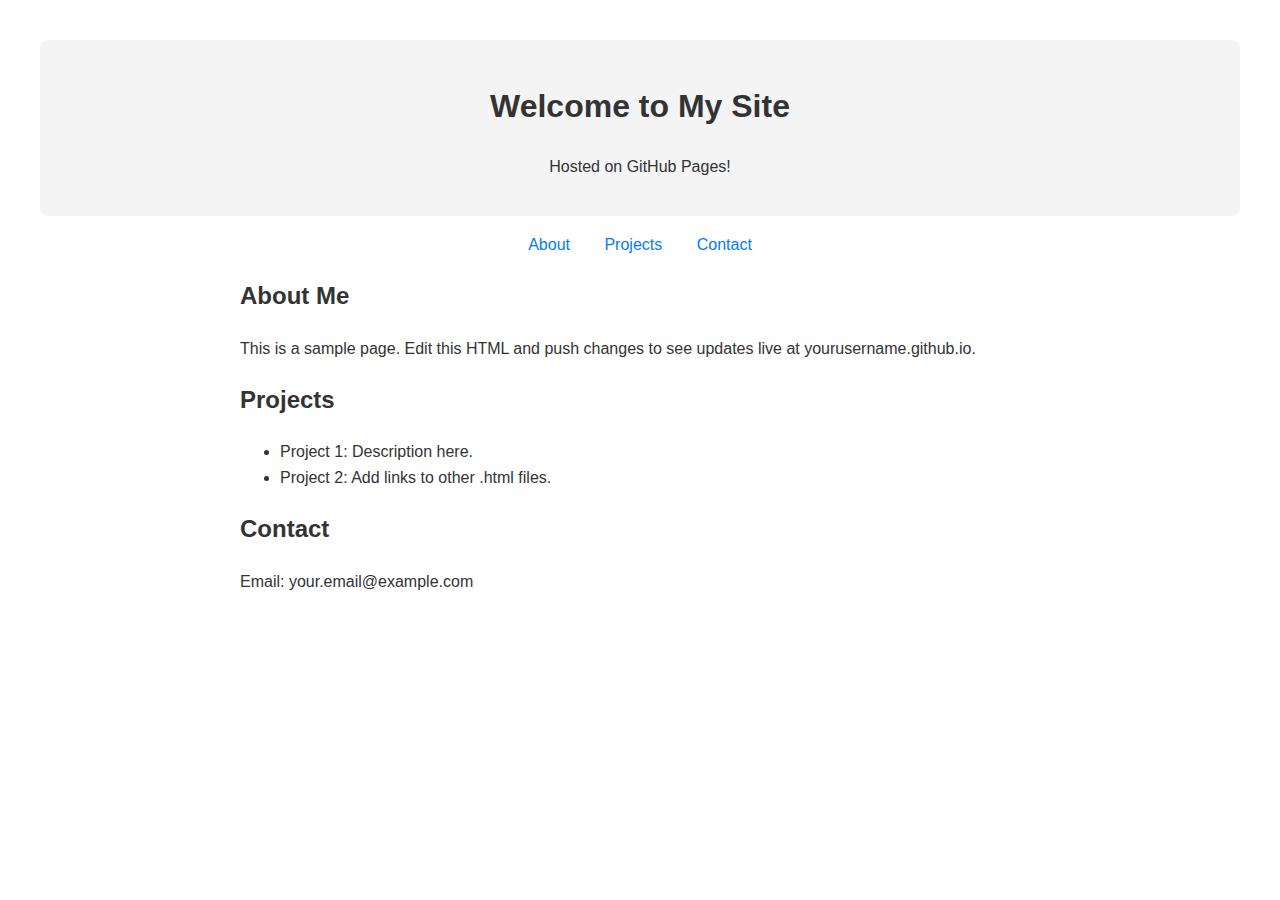
<file: index.html>
<!DOCTYPE html>
<html lang="en">
<head>
    <meta charset="UTF-8">
    <meta name="viewport" content="width=device-width, initial-scale=1.0">
    <title>My GitHub Pages Site</title>
    <style>
        body { font-family: Arial, sans-serif; margin: 40px; line-height: 1.6; color: #333; }
        header { text-align: center; background: #f4f4f4; padding: 20px; border-radius: 8px; }
        nav ul { list-style: none; padding: 0; text-align: center; }
        nav li { display: inline; margin: 0 15px; }
        nav a { color: #007bff; text-decoration: none; }
        .content { max-width: 800px; margin: 20px auto; }
    </style>
</head>
<body>
    <header>
        <h1>Welcome to My Site</h1>
        <p>Hosted on GitHub Pages!</p>
    </header>
    
    <nav>
        <ul>
            <li><a href="#about">About</a></li>
            <li><a href="#projects">Projects</a></li>
            <li><a href="#contact">Contact</a></li>
        </ul>
    </nav>
    
    <div class="content">
        <section id="about">
            <h2>About Me</h2>
            <p>This is a sample page. Edit this HTML and push changes to see updates live at yourusername.github.io.</p>
        </section>
        
        <section id="projects">
            <h2>Projects</h2>
            <ul>
                <li>Project 1: Description here.</li>
                <li>Project 2: Add links to other .html files.</li>
            </ul>
        </section>
        
        <section id="contact">
            <h2>Contact</h2>
            <p>Email: your.email@example.com</p>
        </section>
    </div>
</body>
</html>
</file>
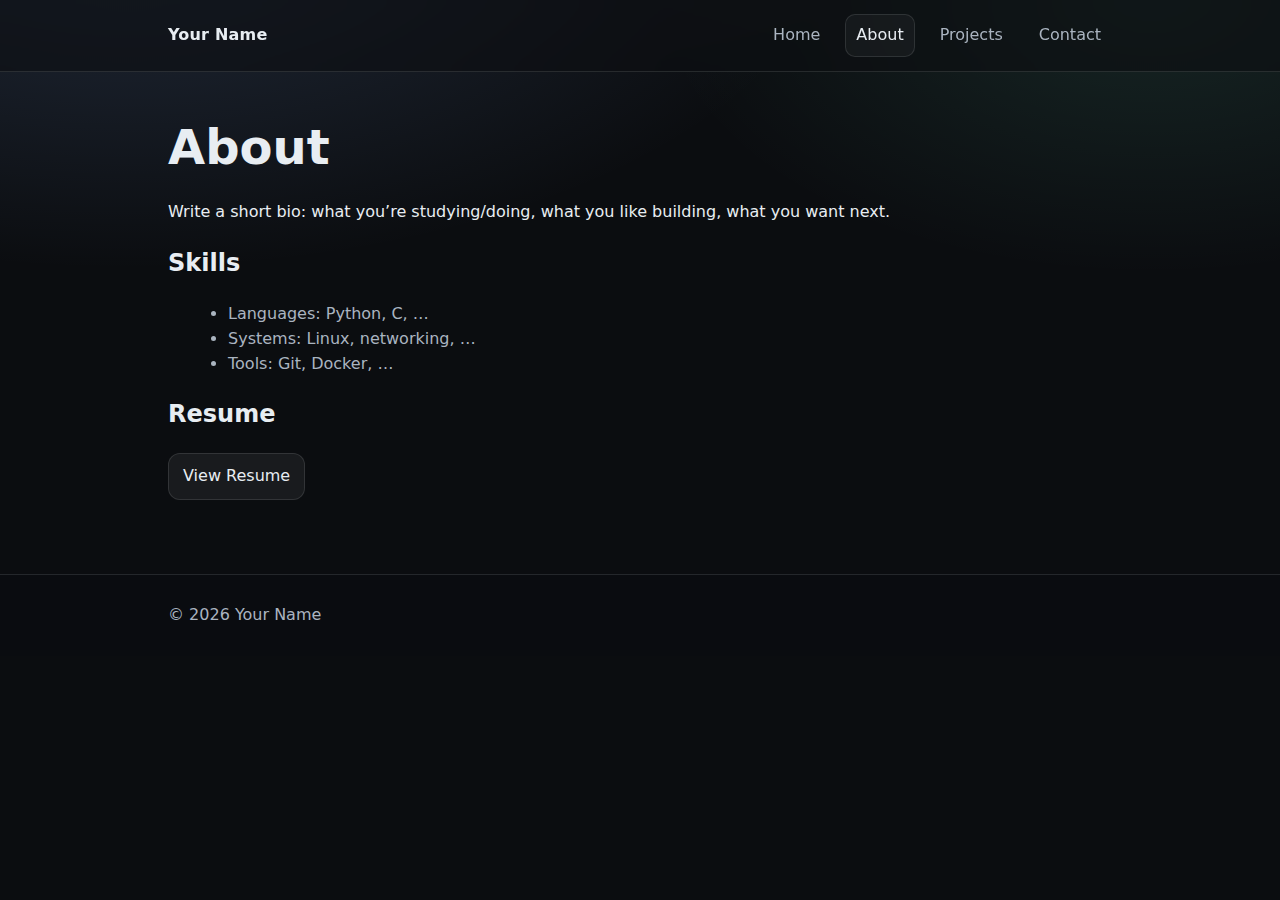
<file: about/index.html>
<!doctype html>
<html lang="en">
<head>
  <meta charset="utf-8" />
  <meta name="viewport" content="width=device-width,initial-scale=1" />
  <title>Your Name — About</title>
  <meta name="description" content="About Your Name." />
  <link rel="stylesheet" href="/assets/css/styles.css" />
</head>
<body>
  <header class="site-header">
    <nav class="nav">
      <a class="brand" href="/">Your Name</a>
      <div class="nav-links">
        <a href="/">Home</a>
        <a class="active" href="/about/">About</a>
        <a href="/projects/">Projects</a>
        <a href="/contact/">Contact</a>
      </div>
    </nav>
  </header>

  <main class="container page">
    <h1>About</h1>
    <p>
      Write a short bio: what you’re studying/doing, what you like building, what you want next.
    </p>

    <h2>Skills</h2>
    <ul class="bullets">
      <li>Languages: Python, C, …</li>
      <li>Systems: Linux, networking, …</li>
      <li>Tools: Git, Docker, …</li>
    </ul>

    <h2>Resume</h2>
    <p>
      <a class="button" href="YOUR_RESUME_LINK.pdf" target="_blank" rel="noreferrer">View Resume</a>
    </p>
  </main>

  <footer class="site-footer">
    <div class="container footer-inner">
      <span>© <span id="year"></span> Your Name</span>
    </div>
  </footer>

  <script src="/assets/js/main.js"></script>
</body>
</html>
</file>
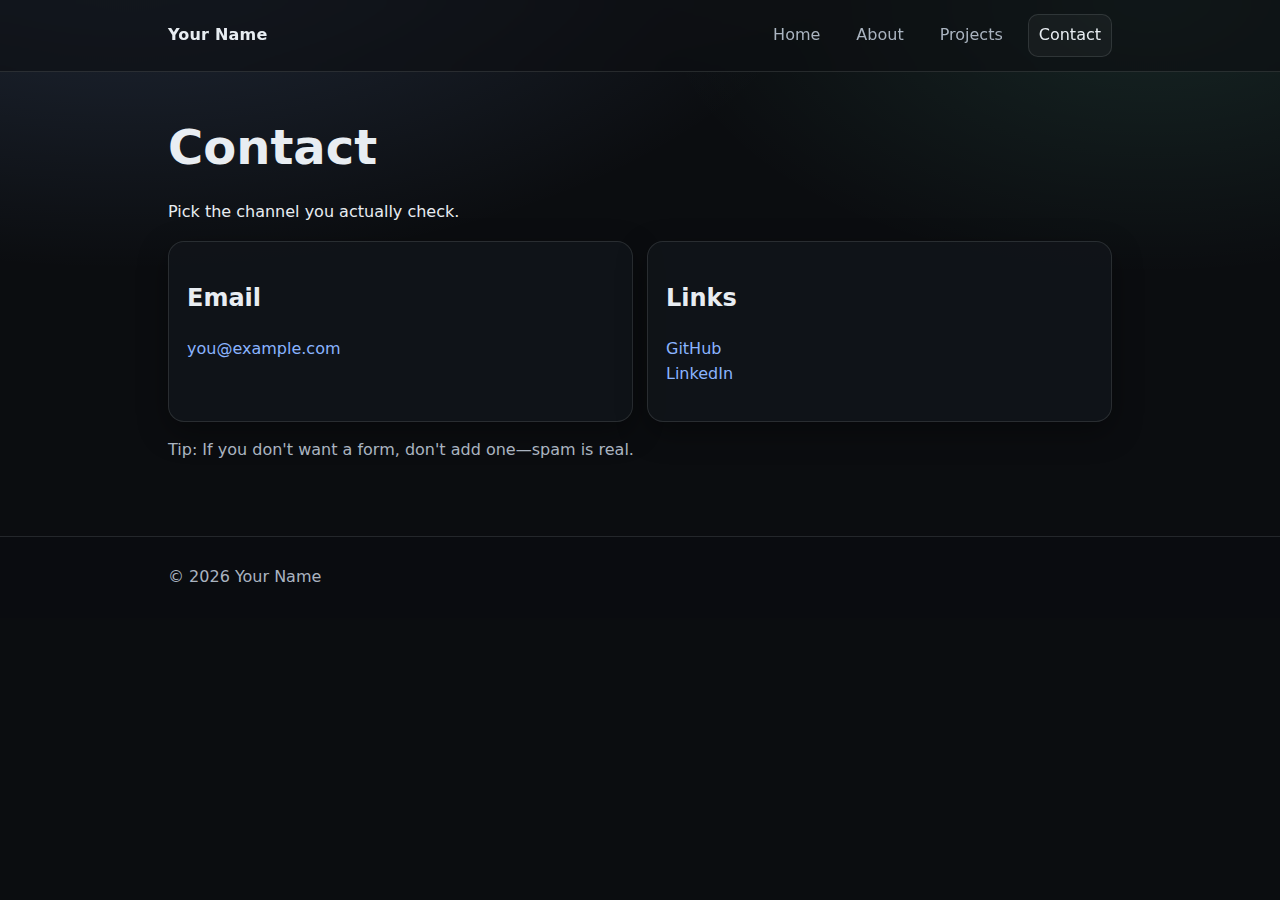
<file: contact/index.html>
<!doctype html>
<html lang="en">
<head>
  <meta charset="utf-8" />
  <meta name="viewport" content="width=device-width,initial-scale=1" />
  <title>Your Name — Contact</title>
  <meta name="description" content="Contact Your Name." />
  <link rel="stylesheet" href="/assets/css/styles.css" />
</head>
<body>
  <header class="site-header">
    <nav class="nav">
      <a class="brand" href="/">Your Name</a>
      <div class="nav-links">
        <a href="/">Home</a>
        <a href="/about/">About</a>
        <a href="/projects/">Projects</a>
        <a class="active" href="/contact/">Contact</a>
      </div>
    </nav>
  </header>

  <main class="container page">
    <h1>Contact</h1>
    <p>Pick the channel you actually check.</p>

    <div class="grid">
      <article class="card">
        <h2>Email</h2>
        <p><a href="mailto:you@example.com">you@example.com</a></p>
      </article>

      <article class="card">
        <h2>Links</h2>
        <p class="links">
          <a href="https://github.com/YOUR_GITHUB" target="_blank" rel="noreferrer">GitHub</a><br />
          <a href="https://www.linkedin.com/in/YOUR_LINKEDIN" target="_blank" rel="noreferrer">LinkedIn</a>
        </p>
      </article>
    </div>

    <p class="muted">Tip: If you don't want a form, don't add one—spam is real.</p>
  </main>

  <footer class="site-footer">
    <div class="container footer-inner">
      <span>© <span id="year"></span> Your Name</span>
    </div>
  </footer>

  <script src="/assets/js/main.js"></script>
</body>
</html>
</file>
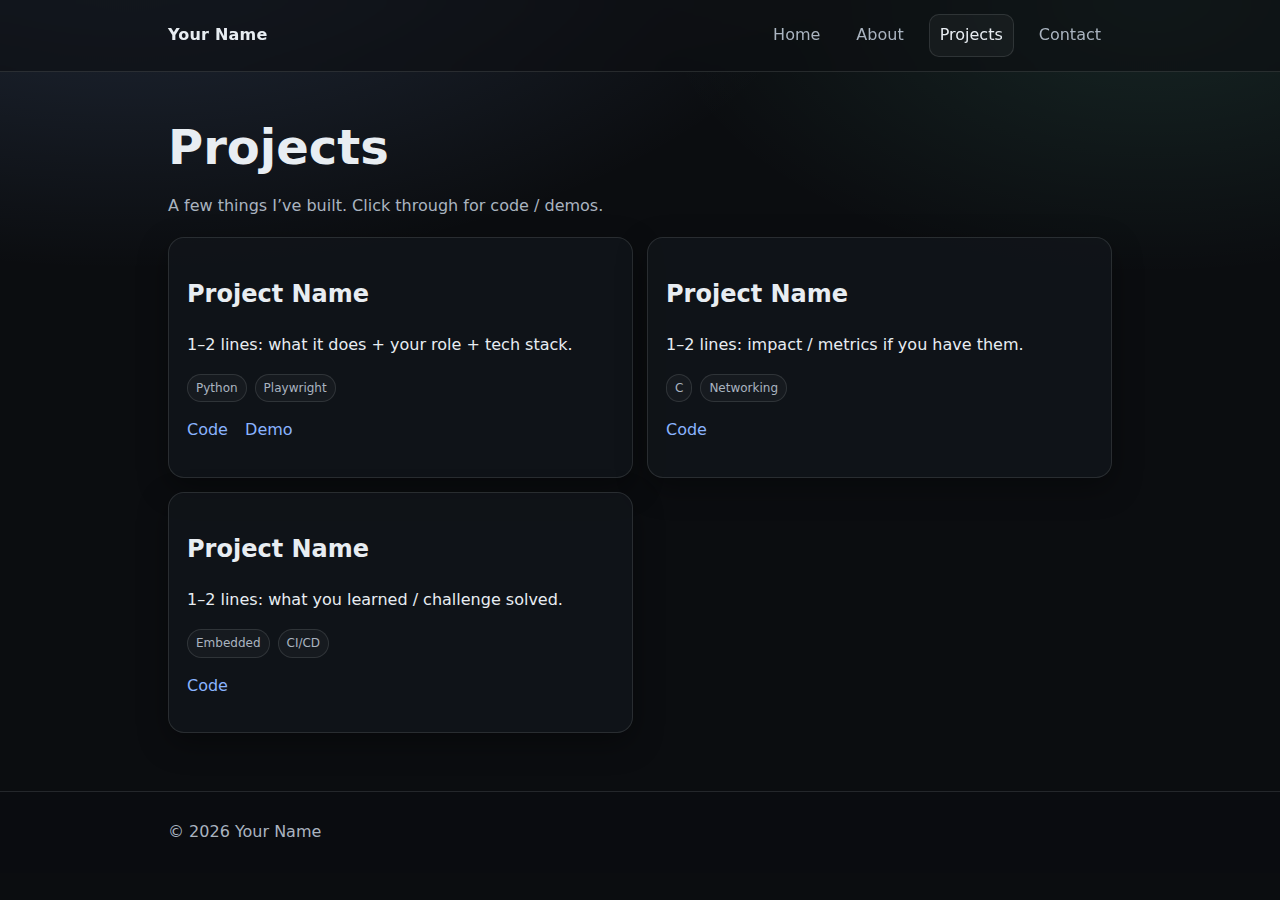
<file: projects/index.html>
<!doctype html>
<html lang="en">
<head>
  <meta charset="utf-8" />
  <meta name="viewport" content="width=device-width,initial-scale=1" />
  <title>Your Name — Projects</title>
  <meta name="description" content="Projects by Your Name." />
  <link rel="stylesheet" href="/assets/css/styles.css" />
</head>
<body>
  <header class="site-header">
    <nav class="nav">
      <a class="brand" href="/">Your Name</a>
      <div class="nav-links">
        <a href="/">Home</a>
        <a href="/about/">About</a>
        <a class="active" href="/projects/">Projects</a>
        <a href="/contact/">Contact</a>
      </div>
    </nav>
  </header>

  <main class="container page">
    <h1>Projects</h1>
    <p class="subtitle">A few things I’ve built. Click through for code / demos.</p>

    <section class="grid">
      <article class="card">
        <h2>Project Name</h2>
        <p>1–2 lines: what it does + your role + tech stack.</p>
        <div class="tagrow">
          <span class="tag">Python</span><span class="tag">Playwright</span>
        </div>
        <p class="links">
          <a href="https://github.com/YOUR_GITHUB/REPO" target="_blank" rel="noreferrer">Code</a>
          <a href="https://YOUR_DEMO_LINK" target="_blank" rel="noreferrer">Demo</a>
        </p>
      </article>

      <article class="card">
        <h2>Project Name</h2>
        <p>1–2 lines: impact / metrics if you have them.</p>
        <div class="tagrow">
          <span class="tag">C</span><span class="tag">Networking</span>
        </div>
        <p class="links">
          <a href="https://github.com/YOUR_GITHUB/REPO" target="_blank" rel="noreferrer">Code</a>
        </p>
      </article>

      <article class="card">
        <h2>Project Name</h2>
        <p>1–2 lines: what you learned / challenge solved.</p>
        <div class="tagrow">
          <span class="tag">Embedded</span><span class="tag">CI/CD</span>
        </div>
        <p class="links">
          <a href="https://github.com/YOUR_GITHUB/REPO" target="_blank" rel="noreferrer">Code</a>
        </p>
      </article>
    </section>
  </main>

  <footer class="site-footer">
    <div class="container footer-inner">
      <span>© <span id="year"></span> Your Name</span>
    </div>
  </footer>

  <script src="/assets/js/main.js"></script>
</body>
</html>
</file>
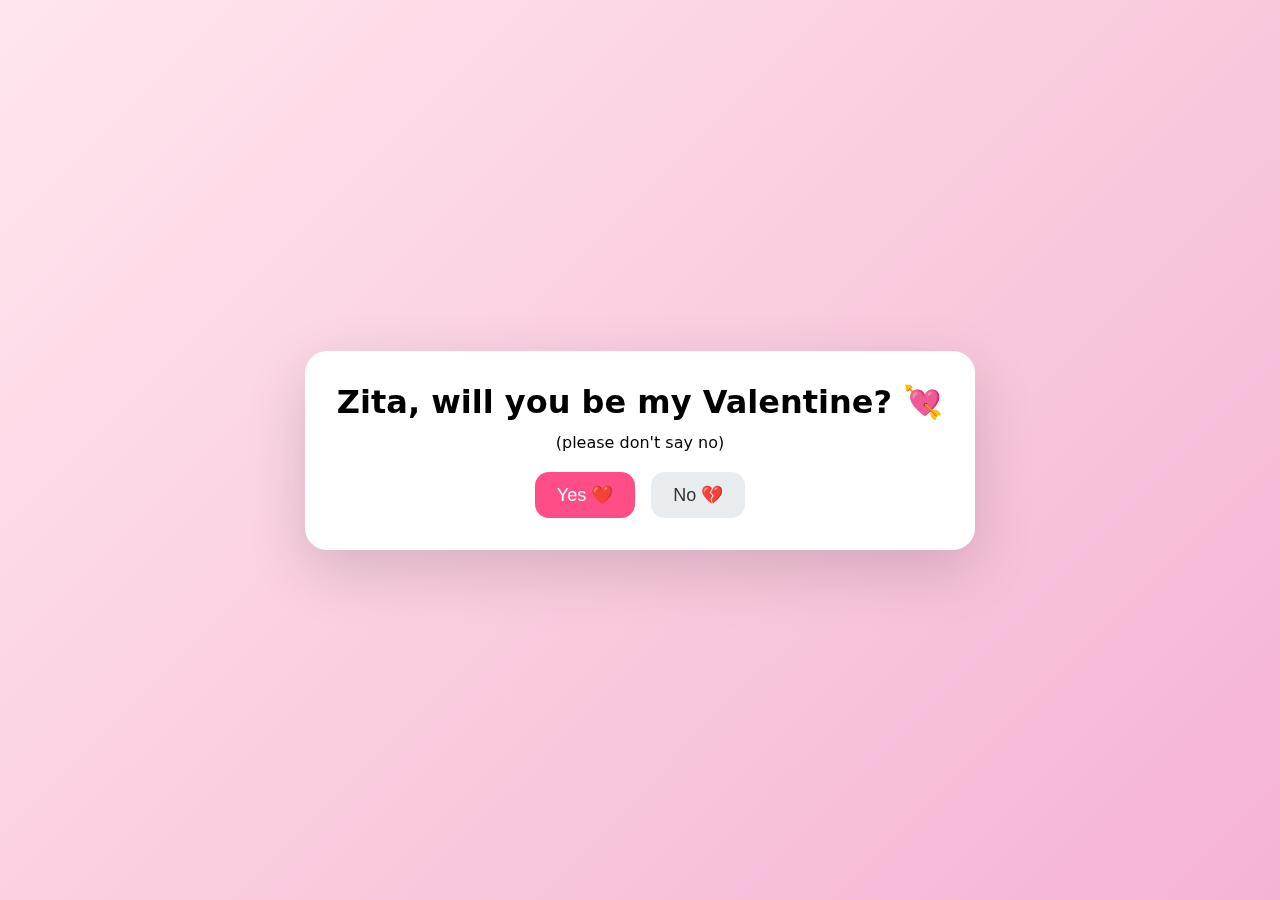
<file: valentine.html>
<!doctype html>
<html lang="en">
<head>
    <meta charset="UTF-8" />
    <meta name="viewport" content="width=device-width, initial-scale=1" />
    <title>Will you be my Valentine?</title>

    <style>
    body {
        margin: 0;
        height: 100vh;
        overflow: hidden;
        display: grid;
        place-items: center;
        font-family: system-ui, -apple-system, sans-serif;
        background: linear-gradient(135deg, #ffe6ee, #f5b3d2);
    }

    .card {
        background: white;
        padding: 32px;
        border-radius: 22px;
        box-shadow: 0 20px 60px rgba(0,0,0,0.15);
        text-align: center;
        z-index: 2;
    }

    h1 { margin: 0 0 12px; }
    p { margin: 0 0 20px; }

    #yes {
        font-size: 18px;
        padding: 12px 22px;
        border-radius: 14px;
        border: none;
        cursor: pointer;
        background: #ff4d88;
        color: white;
    }

    #no {
        position: absolute;
        font-size: 18px;
        padding: 12px 22px;
        border-radius: 14px;
        border: none;
        cursor: pointer;
        background: #e9ecef;
        color: #333;
        left: 50%;
        top: 70%;
        transform: translate(-50%, -50%);
        }

    .btns {
        display: flex;
        flex-direction: row;
        justify-content: center;
        align-items: center;
        gap: 16px;
    }

    #yes, #no {
        position: static;
        transform: none;
    }

    .hearts {
      position: fixed;
      inset: 0;
      pointer-events: none;
      overflow: hidden;
      z-index: -1;
    }

    .heart {
      position: absolute;
      font-size: 22px;
      opacity: 0.75;
      animation: floatUp linear forwards;
    }
    @keyframes floatUp {
      from { transform: translateY(20vh) scale(1); opacity: 0.9; }
      to   { transform: translateY(-120vh) scale(1.6); opacity: 0; }
    }

    </style>
</head>
<body>
    <div class="hearts" id="hearts"></div>

    <div class="card" id="card">
        <h1 id="title">Zita, will you be my Valentine? 💘</h1>
        <p id="subtitle">(please don't say no)</p>
        <div class="btns">
            <button id="yes" type="button">Yes ❤️</button>
            <button id="no" type="button">No 💔</button>
        </div>
    </div>

    <script>
        const noBtn = document.getElementById("no");
        const yesBtn = document.getElementById("yes");
        const title = document.getElementById("title");
        const subtitle = document.getElementById("subtitle");
        const hearts = document.getElementById("hearts");

        let freed = false;

        function freeNoButton() {
            if (freed) return;
            freed = true;

            const r = noBtn.getBoundingClientRect();
            noBtn.style.position = "fixed";
            noBtn.style.left = `${r.left}px`;
            noBtn.style.top = `${r.top}px`;
            noBtn.style.transform = "none";
            noBtn.style.zIndex = "9999";
        }

        function moveNo() {
            freeNoButton();
            const padding = 20;
            const maxX = window.innerWidth - noBtn.offsetWidth - padding;
            const maxY = window.innerHeight - noBtn.offsetHeight - padding;

            const x = Math.random() * maxX + padding;
            const y = Math.random() * maxY + padding;

            noBtn.style.left = `${x}px`;
            noBtn.style.top = `${y}px`;

            const el = document.querySelector('#yes');
            const styles = window.getComputedStyle(el);

            const fontsize = parseFloat(styles.fontSize) + 2;
            const topBottom = parseFloat(styles.paddingTop) + 2;
            const leftRight = parseFloat(styles.paddingRight) + 2;
    
            el.style.fontSize = `${fontsize}px`;
            el.style.padding = `${topBottom}px ${leftRight}px`;

        }

        function spawnHeart() {
            const el = document.createElement("div");
            el.className = "heart";
            el.textContent = ["💖","💘","💝","💗","💕","❤️"][Math.floor(Math.random()*6)];
            el.style.left = `${Math.random() * 100}vw`;
            el.style.bottom = `-10vh`;
            const dur = 2.5 + Math.random() * 2.5;
            el.style.animationDuration = `${dur}s`;
            el.style.fontSize = `${16 + Math.random() * 18}px`;
            hearts.appendChild(el);
            setTimeout(() => el.remove(), dur * 1000);
        }

        function burstHearts() {
            let n = 0;
            const id = setInterval(() => {
                for (let i = 0; i < 4; i++) spawnHeart();
                n++;
                if (n > 16) clearInterval(id);
            }, 120);
        }

        noBtn.addEventListener("click", moveNo);

        yesBtn.addEventListener("click", () => {
            title.textContent = "YAY!! 💞";
            subtitle.textContent = "I knew you'd say yes ;)";
            noBtn.remove();
            yesBtn.style.fontSize = '18px';
            yesBtn.style.padding = '12px 22px';
            yesBtn.textContent = "❤️";
            burstHearts()
        });
    </script>

</body>
</html>
</file>
<file: assets/css/styles.css>
:root{
  --bg:#0b0d10;
  --panel:#11151b;
  --text:#e8edf2;
  --muted:#aab4c0;
  --border:rgba(232,237,242,.12);
  --link:#8ab4ff;
  --shadow: 0 10px 30px rgba(0,0,0,.35);
  --radius: 16px;
  --max: 980px;
}

*{ box-sizing:border-box; }
html,body{ height:100%; }
body{
  margin:0;
  font-family: ui-sans-serif, system-ui, -apple-system, Segoe UI, Roboto, Helvetica, Arial;
  background: radial-gradient(1200px 600px at 10% -10%, rgba(138,180,255,.18), transparent 60%),
              radial-gradient(900px 500px at 90% 0%, rgba(120,255,214,.10), transparent 55%),
              var(--bg);
  color:var(--text);
  line-height:1.55;
}

a{ color:var(--link); text-decoration:none; }
a:hover{ text-decoration:underline; }

.container{ max-width:var(--max); margin:0 auto; padding: 28px 18px; }

.site-header{
  position: sticky; top:0;
  backdrop-filter: blur(12px);
  background: rgba(11,13,16,.6);
  border-bottom:1px solid var(--border);
  z-index:10;
}

.nav{
  max-width:var(--max);
  margin:0 auto;
  padding: 14px 18px;
  display:flex;
  align-items:center;
  justify-content:space-between;
  gap:16px;
}

.brand{ font-weight:700; letter-spacing:.2px; color:var(--text); }
.nav-links{ display:flex; gap:14px; flex-wrap:wrap; }
.nav-links a{
  padding:8px 10px;
  border-radius: 10px;
  color: var(--muted);
  border:1px solid transparent;
}
.nav-links a.active{
  color: var(--text);
  border-color: var(--border);
  background: rgba(255,255,255,.04);
}

.hero{ padding: 44px 0 18px; }
.eyebrow{ color:var(--muted); margin:0 0 6px; }
h1{ font-size: clamp(2rem, 4vw, 3rem); margin: 0 0 10px; }
.subtitle{ color:var(--muted); max-width: 65ch; margin: 0 0 18px; }

.page h1{ margin-top: 10px; }

.grid{
  display:grid;
  grid-template-columns: repeat(12, 1fr);
  gap: 14px;
  margin-top: 16px;
}
.card{
  grid-column: span 12;
  background: rgba(17,21,27,.75);
  border:1px solid var(--border);
  border-radius: var(--radius);
  padding: 18px;
  box-shadow: var(--shadow);
}
@media (min-width: 760px){
  .card{ grid-column: span 4; }
  .page .card{ grid-column: span 6; }
}

.button{
  display:inline-block;
  padding: 10px 14px;
  border-radius: 12px;
  border: 1px solid var(--border);
  background: rgba(255,255,255,.06);
  color: var(--text);
}
.button:hover{ text-decoration:none; background: rgba(255,255,255,.10); }
.button.secondary{ background: transparent; color: var(--muted); }

.cta{ display:flex; gap:10px; flex-wrap:wrap; }

.bullets{ margin: 10px 0 0 20px; color: var(--muted); }
.tagrow{ display:flex; gap:8px; flex-wrap:wrap; margin: 10px 0; }
.tag{
  font-size: 12px;
  color: var(--muted);
  border: 1px solid var(--border);
  padding: 4px 8px;
  border-radius: 999px;
  background: rgba(255,255,255,.03);
}
.links a{ margin-right: 12px; }
.muted{ color: var(--muted); }

.site-footer{
  border-top:1px solid var(--border);
  margin-top: 30px;
  background: rgba(11,13,16,.55);
}
.footer-inner{
  display:flex; justify-content:space-between; gap:12px; flex-wrap:wrap;
  color: var(--muted);
}
.footer-links a{ color: var(--muted); margin-left: 12px; }
</file>
